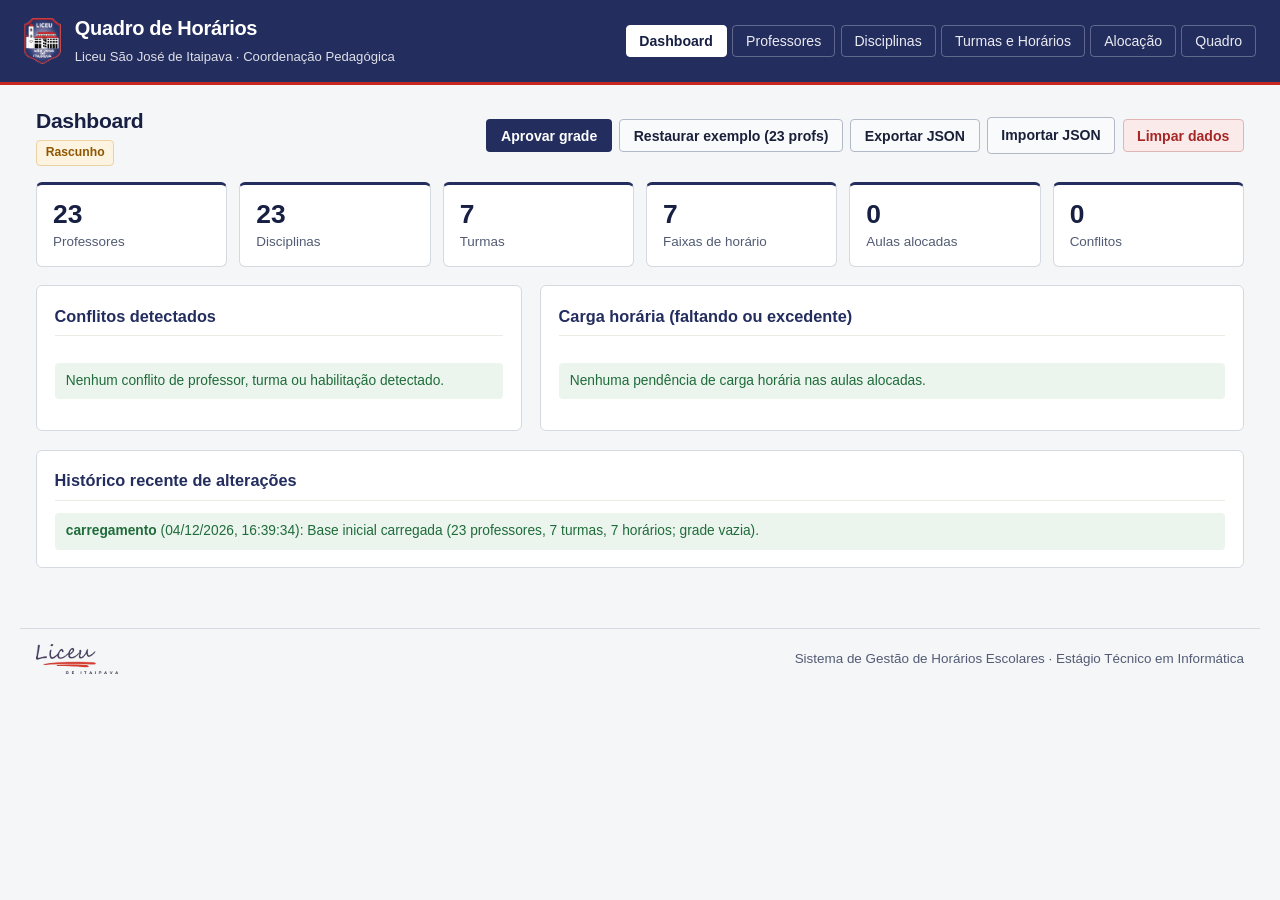
<file: src/index.html>
<!DOCTYPE html>
<html lang="pt-BR">
<head>
  <meta charset="UTF-8">
  <meta name="viewport" content="width=device-width, initial-scale=1.0">
  <title>Sistema de Horários Escolares — Liceu São José de Itaipava</title>
  <link rel="icon" href="img/brasao-liceu-escudo.png" type="image/png">
  <link rel="stylesheet" href="css/style.css">
</head>
<body>
  <a class="skip-link" href="#conteudo-principal">Ir para o conteúdo principal</a>

  <header class="topo">
    <div class="topo-marca">
      <img src="img/brasao-liceu-escudo.png" alt="Brasão do Liceu São José de Itaipava" class="logo-brasao">
      <div>
        <h1>Quadro de Horários</h1>
        <span class="subtitulo">Liceu São José de Itaipava · Coordenação Pedagógica</span>
      </div>
    </div>
    <nav class="menu-principal" aria-label="Telas do sistema">
      <button type="button" class="nav-btn ativo" data-tela="dashboard">Dashboard</button>
      <button type="button" class="nav-btn" data-tela="professores">Professores</button>
      <button type="button" class="nav-btn" data-tela="disciplinas">Disciplinas</button>
      <button type="button" class="nav-btn" data-tela="turmas">Turmas e Horários</button>
      <button type="button" class="nav-btn" data-tela="alocacao">Alocação</button>
      <button type="button" class="nav-btn" data-tela="quadro">Quadro</button>
    </nav>
  </header>

  <main id="conteudo-principal" class="container">
    <!-- 1. DASHBOARD -->
    <section id="tela-dashboard" class="tela ativa" aria-labelledby="titulo-dashboard">
      <div class="cabecalho-tela">
        <div>
          <h2 id="titulo-dashboard">Dashboard</h2>
          <span id="status-grade-badge" class="badge-status rascunho">Rascunho</span>
        </div>
        <div class="acoes-linha">
          <button type="button" id="btn-aprovar-grade" class="btn btn-primario">Aprovar grade</button>
          <button type="button" id="btn-carregar-exemplo" class="btn btn-secundario">Restaurar exemplo (23 profs)</button>
          <button type="button" id="btn-exportar-json" class="btn btn-secundario">Exportar JSON</button>
          <label class="btn btn-secundario btn-arquivo">
            Importar JSON
            <input type="file" id="input-importar-json" accept="application/json" hidden>
          </label>
          <button type="button" id="btn-limpar-tudo" class="btn btn-perigo">Limpar dados</button>
        </div>
      </div>

      <div id="feedback-dashboard" class="feedback" role="alert" aria-live="polite" hidden style="margin-bottom: 1rem;"></div>

      <div id="cards-resumo" class="grid-cards" aria-live="polite"></div>

      <div class="grid-duas-colunas">
        <article class="card">
          <h3>Conflitos detectados</h3>
          <div id="lista-conflitos-dashboard" class="lista-alertas"></div>
        </article>
        <article class="card">
          <h3>Carga horária (faltando ou excedente)</h3>
          <div id="lista-carga-dashboard" class="lista-alertas"></div>
        </article>
      </div>

      <article class="card painel-extra">
        <h3>Histórico recente de alterações</h3>
        <div id="lista-historico-dashboard" class="lista-alertas"></div>
      </article>
    </section>

    <!-- 2. PROFESSORES -->
    <section id="tela-professores" class="tela" aria-labelledby="titulo-professores" hidden>
      <h2 id="titulo-professores">Professores</h2>
      <div class="grid-duas-colunas">
        <form id="form-professor" class="card formulario">
          <h3 id="titulo-form-professor">Novo professor</h3>
          <input type="hidden" id="prof-id">

          <div class="campo">
            <label for="prof-nome">Nome completo</label>
            <input type="text" id="prof-nome" required placeholder="Ex.: Ana Paula Silva">
          </div>

          <fieldset class="campo-grupo">
            <legend>Disciplinas habilitadas</legend>
            <div id="prof-disciplinas-opcoes" class="lista-checkboxes"></div>
          </fieldset>

          <div class="acoes-linha">
            <button type="submit" class="btn btn-primario">Salvar professor</button>
            <button type="button" id="btn-cancelar-prof" class="btn btn-secundario" hidden>Cancelar</button>
          </div>
        </form>

        <article class="card">
          <h3>Professores cadastrados</h3>
          <div id="lista-professores" class="tabela-wrapper"></div>
        </article>
      </div>

      <article id="painel-disponibilidade" class="card painel-extra" hidden>
        <div class="cabecalho-tela">
          <h3 id="titulo-disponibilidade">Disponibilidade do professor</h3>
          <button type="button" id="btn-fechar-disp" class="btn btn-secundario btn-pequeno">Fechar</button>
        </div>
        <p class="texto-vazio">Clique nos horários abaixo para alternar entre <strong>Disponível</strong> e <strong>Indisponível</strong>.</p>
        <div id="grade-disponibilidade" class="tabela-wrapper"></div>
      </article>
    </section>

    <!-- 3. DISCIPLINAS -->
    <section id="tela-disciplinas" class="tela" aria-labelledby="titulo-disciplinas" hidden>
      <h2 id="titulo-disciplinas">Disciplinas</h2>
      <div class="grid-duas-colunas">
        <form id="form-disciplina" class="card formulario">
          <h3 id="titulo-form-disciplina">Nova disciplina</h3>
          <input type="hidden" id="disc-id">

          <div class="campo">
            <label for="disc-nome">Nome da disciplina</label>
            <input type="text" id="disc-nome" required placeholder="Ex.: Matemática">
          </div>

          <div class="campo">
            <label for="disc-carga">Aulas por semana (carga semanal)</label>
            <input type="number" id="disc-carga" min="1" max="20" value="2" required>
          </div>

          <div class="acoes-linha">
            <button type="submit" class="btn btn-primario">Salvar disciplina</button>
            <button type="button" id="btn-cancelar-disc" class="btn btn-secundario" hidden>Cancelar</button>
          </div>
        </form>

        <article class="card">
          <h3>Disciplinas cadastradas</h3>
          <div id="lista-disciplinas" class="tabela-wrapper"></div>
        </article>
      </div>
    </section>

    <!-- 4. TURMAS E HORÁRIOS -->
    <section id="tela-turmas" class="tela" aria-labelledby="titulo-turmas" hidden>
      <h2 id="titulo-turmas">Turmas e Faixas de Horário</h2>
      <div class="grid-duas-colunas">
        <div class="coluna-empilhada">
          <form id="form-turma" class="card formulario">
            <h3 id="titulo-form-turma">Nova turma</h3>
            <input type="hidden" id="turma-id">

            <div class="campo">
              <label for="turma-nome">Nome da turma</label>
              <input type="text" id="turma-nome" required placeholder="Ex.: 1º Ano A">
            </div>

            <div class="grid-campos">
              <div class="campo">
                <label for="turma-nivel">Nível</label>
                <select id="turma-nivel">
                  <option value="Fundamental">Fundamental</option>
                  <option value="Médio">Médio</option>
                </select>
              </div>
              <div class="campo">
                <label for="turma-turno">Turno</label>
                <select id="turma-turno">
                  <option value="Manhã">Manhã</option>
                  <option value="Tarde">Tarde</option>
                  <option value="Noite">Noite</option>
                </select>
              </div>
            </div>

            <div class="acoes-linha">
              <button type="submit" class="btn btn-primario">Salvar turma</button>
              <button type="button" id="btn-cancelar-turma" class="btn btn-secundario" hidden>Cancelar</button>
            </div>
          </form>

          <article class="card">
            <h3>Turmas cadastradas</h3>
            <div id="lista-turmas" class="tabela-wrapper"></div>
          </article>
        </div>

        <div class="coluna-empilhada">
          <form id="form-horario" class="card formulario">
            <h3 id="titulo-form-horario">Nova faixa de horário</h3>
            <input type="hidden" id="horario-id">

            <div class="campo">
              <label for="horario-rotulo">Rótulo</label>
              <input type="text" id="horario-rotulo" required placeholder="Ex.: 1ª aula">
            </div>

            <div class="grid-campos">
              <div class="campo">
                <label for="horario-inicio">Início</label>
                <input type="time" id="horario-inicio" required value="07:30">
              </div>
              <div class="campo">
                <label for="horario-fim">Fim</label>
                <input type="time" id="horario-fim" required value="08:20">
              </div>
            </div>

            <div class="acoes-linha">
              <button type="submit" class="btn btn-primario">Salvar horário</button>
              <button type="button" id="btn-cancelar-horario" class="btn btn-secundario" hidden>Cancelar</button>
            </div>
          </form>

          <article class="card">
            <h3>Horários cadastrados</h3>
            <div id="lista-horarios" class="tabela-wrapper"></div>
          </article>
        </div>
      </div>
    </section>

    <!-- 5. ALOCAÇÃO -->
    <section id="tela-alocacao" class="tela" aria-labelledby="titulo-alocacao" hidden>
      <h2 id="titulo-alocacao">Alocação de Aulas</h2>
      <div class="grid-duas-colunas">
        <form id="form-alocacao" class="card formulario">
          <h3 id="titulo-form-alocacao">Alocar aula</h3>
          <input type="hidden" id="aloc-id">

          <div class="campo">
            <label for="aloc-disciplina">Disciplina</label>
            <select id="aloc-disciplina" required></select>
          </div>

          <div class="campo">
            <label for="aloc-professor">Professor</label>
            <select id="aloc-professor" required></select>
          </div>

          <fieldset class="campo-grupo">
            <legend>Turma(s) — marque mais de uma para aula conjunta</legend>
            <div id="aloc-turmas-opcoes" class="lista-checkboxes"></div>
          </fieldset>

          <div class="grid-campos">
            <div class="campo">
              <label for="aloc-dia">Dia da semana</label>
              <select id="aloc-dia" required></select>
            </div>
            <div class="campo">
              <label for="aloc-horario">Horário</label>
              <select id="aloc-horario" required></select>
            </div>
          </div>

          <label class="checkbox-item">
            <input type="checkbox" id="aloc-geminada">
            Aula geminada (alocar também no próximo horário do mesmo dia)
          </label>

          <div id="aloc-progresso-carga" class="texto-vazio" aria-live="polite"></div>

          <div id="aloc-feedback" class="feedback" role="alert" aria-live="assertive" hidden></div>

          <div class="acoes-linha">
            <button type="submit" class="btn btn-primario">Salvar alocação</button>
            <button type="button" id="btn-cancelar-aloc" class="btn btn-secundario" hidden>Cancelar</button>
          </div>
        </form>

        <article class="card">
          <h3>Aulas alocadas</h3>
          <div id="lista-alocacoes" class="tabela-wrapper"></div>
        </article>
      </div>

      <article class="card painel-extra">
        <div class="cabecalho-tela">
          <h3>Preenchimento assistido (completar aulas faltantes)</h3>
          <div class="acoes-linha">
            <select id="gen-turma" aria-label="Turma para completar">
              <option value="">Todas as turmas</option>
            </select>
            <button type="button" id="btn-gerar-alternativas" class="btn btn-primario">Calcular 3 sugestões</button>
          </div>
        </div>
        <p class="texto-vazio">Distribui as aulas restantes respeitando conflitos de turma, habilitação e indisponibilidade dos professores.</p>
        <div id="lista-alternativas" class="grid-cards" style="margin-top: 0.85rem; margin-bottom: 0;"></div>
      </article>
    </section>

    <!-- 6. QUADRO -->
    <section id="tela-quadro" class="tela" aria-labelledby="titulo-quadro" hidden>
      <div class="cabecalho-tela">
        <h2 id="titulo-quadro">Quadro de Horários</h2>
        <div class="acoes-linha no-print">
          <button type="button" id="btn-exportar-csv-visao" class="btn btn-secundario">Exportar CSV (visão atual)</button>
          <button type="button" id="btn-exportar-csv-tudo" class="btn btn-secundario">Exportar CSV (completo)</button>
          <button type="button" id="btn-imprimir" class="btn btn-secundario">Imprimir quadro</button>
        </div>
      </div>

      <div class="card filtros-quadro no-print">
        <div class="grid-campos">
          <div class="campo">
            <label for="quadro-visao">Consultar por</label>
            <select id="quadro-visao">
              <option value="turma">Turma</option>
              <option value="professor">Professor</option>
              <option value="dia">Dia da semana</option>
            </select>
          </div>
          <div class="campo">
            <label for="quadro-filtro">Selecionar item</label>
            <select id="quadro-filtro"></select>
          </div>
        </div>
      </div>

      <article class="card">
        <div class="cabecalho-impressao">
          <img src="img/brasao-liceu-escudo.png" alt="" class="logo-impressao-escudo">
          <img src="img/logo-liceu-texto.png" alt="Liceu de Itaipava" class="logo-impressao-texto">
        </div>
        <h3 id="quadro-titulo-resultado">Grade semanal</h3>
        <p class="texto-vazio no-print" style="margin-bottom: 0.65rem;">Dica: na visão por Turma ou Professor, arraste uma aula para outro horário para movê-la com validação instantânea.</p>
        <div id="quadro-feedback" class="feedback" role="alert" aria-live="assertive" hidden style="margin-bottom: 0.75rem;"></div>
        <div id="quadro-conteudo" class="tabela-wrapper"></div>
      </article>

      <article class="card painel-extra no-print">
        <h3>Buscar professor substituto</h3>
        <div class="grid-campos">
          <div class="campo">
            <label for="sub-dia">Dia da semana</label>
            <select id="sub-dia"></select>
          </div>
          <div class="campo">
            <label for="sub-horario">Horário</label>
            <select id="sub-horario"></select>
          </div>
        </div>
        <div class="campo" style="margin-top: 0.75rem;">
          <label for="sub-disciplina">Disciplina da aula (opcional)</label>
          <select id="sub-disciplina"></select>
        </div>
        <div id="resultado-substitutos" class="lista-alertas" style="margin-top: 0.85rem;"></div>
      </article>
    </section>
  </main>

  <footer class="rodape-institucional no-print">
    <img src="img/logo-liceu-texto.png" alt="Liceu de Itaipava" class="logo-rodape">
    <span>Sistema de Gestão de Horários Escolares · Estágio Técnico em Informática</span>
  </footer>

  <script defer src="js/validacao.js"></script>
  <script defer src="js/dados-slide3.js"></script>
  <script defer src="js/storage.js"></script>
  <script defer src="js/csv.js"></script>
  <script defer src="js/gerador.js"></script>
  <script defer src="js/app.js"></script>
</body>
</html>
</file>
<file: src/css/style.css>
:root {
  --cor-fundo: #f5f6f8;
  --cor-superficie: #ffffff;
  --cor-superficie-alt: #f9fafc;
  --cor-borda: #d5d9e2;
  --cor-borda-forte: #b2b9c7;
  --cor-texto: #192038;
  --cor-texto-suave: #525b73;
  --cor-primaria: #232d5e;
  --cor-primaria-escura: #171f42;
  --cor-acento: #c82822;
  --cor-sucesso: #1f6b3a;
  --cor-sucesso-fundo: #ebf5ee;
  --cor-aviso: #8f5600;
  --cor-aviso-fundo: #fdf3e1;
  --cor-erro: #a62626;
  --cor-erro-fundo: #fbeaea;
  --raio-card: 6px;
  --raio-controle: 4px;
}

* {
  box-sizing: border-box;
}

body {
  margin: 0;
  font-family: "Segoe UI", "Liberation Sans", system-ui, -apple-system, sans-serif;
  background-color: var(--cor-fundo);
  color: var(--cor-texto);
  line-height: 1.48;
}

/* Tipografia numérica alinhada para horários, cargas e contadores */
table th small,
table td,
.card-indicador .valor,
.card-alternativa .nota {
  font-variant-numeric: tabular-nums;
}

.skip-link {
  position: absolute;
  left: -9999px;
  top: 0;
  background: var(--cor-primaria);
  color: #fff;
  padding: 0.5rem 1rem;
  z-index: 100;
}

.skip-link:focus {
  left: 0.5rem;
  top: 0.5rem;
}

:focus-visible {
  outline: 3px solid var(--cor-acento);
  outline-offset: 2px;
}

/* Cabeçalho institucional */
.topo {
  background-color: var(--cor-primaria);
  border-bottom: 3px solid var(--cor-acento);
  color: #fff;
  padding: 0.9rem 1.5rem;
  display: flex;
  flex-wrap: wrap;
  align-items: center;
  justify-content: space-between;
  gap: 1rem;
}

.topo-marca {
  display: flex;
  align-items: center;
  gap: 0.85rem;
}

.logo-brasao {
  height: 46px;
  width: auto;
  display: block;
}

.topo-marca h1 {
  margin: 0;
  font-size: 1.25rem;
  letter-spacing: -0.015em;
  font-weight: 700;
}

.subtitulo {
  font-size: 0.82rem;
  color: rgba(255, 255, 255, 0.85);
}

.menu-principal {
  display: flex;
  flex-wrap: wrap;
  gap: 0.35rem;
}

.nav-btn {
  background: transparent;
  color: rgba(255, 255, 255, 0.9);
  border: 1px solid rgba(255, 255, 255, 0.28);
  border-radius: var(--raio-controle);
  padding: 0.42rem 0.8rem;
  font-size: 0.88rem;
  cursor: pointer;
  font-weight: 500;
}

.nav-btn:hover {
  background: rgba(255, 255, 255, 0.14);
}

.nav-btn.ativo {
  background: #fff;
  color: var(--cor-primaria-escura);
  border-color: #fff;
  font-weight: 700;
}

/* Layout principal */
.container {
  max-width: 1240px;
  margin: 1.25rem auto;
  padding: 0 1rem 2.5rem;
}

.cabecalho-tela {
  display: flex;
  flex-wrap: wrap;
  align-items: center;
  justify-content: space-between;
  gap: 0.75rem;
  margin-bottom: 1rem;
}

.cabecalho-tela h2,
.tela > h2 {
  margin: 0 0 0.85rem;
  font-size: 1.32rem;
  letter-spacing: -0.015em;
  color: var(--cor-primaria-escura);
}

.cabecalho-tela h2 {
  margin-bottom: 0;
}

.card {
  background: var(--cor-superficie);
  border: 1px solid var(--cor-borda);
  border-radius: var(--raio-card);
  padding: 1.1rem;
}

.card h3 {
  margin-top: 0;
  margin-bottom: 0.8rem;
  font-size: 1.02rem;
  color: var(--cor-primaria);
  border-bottom: 1px solid #eceae2;
  padding-bottom: 0.45rem;
}

.grid-cards {
  display: grid;
  grid-template-columns: repeat(auto-fit, minmax(160px, 1fr));
  gap: 0.75rem;
  margin-bottom: 1.15rem;
}

.card-indicador {
  background: var(--cor-superficie);
  border: 1px solid var(--cor-borda);
  border-top: 3px solid var(--cor-primaria);
  border-radius: var(--raio-card);
  padding: 0.85rem 1rem;
}

.card-indicador .valor {
  font-size: 1.65rem;
  font-weight: 700;
  color: var(--cor-primaria-escura);
  line-height: 1.15;
}

.card-indicador .rotulo {
  font-size: 0.84rem;
  color: var(--cor-texto-suave);
  margin-top: 0.2rem;
}

.card-indicador.alerta {
  border-top-color: var(--cor-erro);
}

.card-indicador.alerta .valor {
  color: var(--cor-erro);
}

.grid-duas-colunas {
  display: grid;
  grid-template-columns: 1fr 1.45fr;
  gap: 1.15rem;
  align-items: start;
}

.coluna-empilhada {
  display: flex;
  flex-direction: column;
  gap: 1.15rem;
}

/* Formulários */
.formulario {
  display: flex;
  flex-direction: column;
  gap: 0.8rem;
}

.campo {
  display: flex;
  flex-direction: column;
  gap: 0.28rem;
}

.campo label,
.campo-grupo legend {
  font-weight: 600;
  font-size: 0.86rem;
  color: var(--cor-texto);
}

.campo input,
.campo select {
  padding: 0.5rem 0.6rem;
  border: 1px solid var(--cor-borda-forte);
  border-radius: var(--raio-controle);
  font-size: 0.92rem;
  font-family: inherit;
  background: #fff;
  color: var(--cor-texto);
}

.grid-campos {
  display: grid;
  grid-template-columns: 1fr 1fr;
  gap: 0.75rem;
}

.campo-grupo {
  border: 1px solid var(--cor-borda);
  border-radius: var(--raio-controle);
  padding: 0.6rem 0.75rem;
  margin: 0;
  background: var(--cor-superficie-alt);
}

.lista-checkboxes {
  display: flex;
  flex-wrap: wrap;
  gap: 0.45rem 0.9rem;
  margin-top: 0.3rem;
}

.checkbox-item {
  display: inline-flex;
  align-items: center;
  gap: 0.35rem;
  font-size: 0.88rem;
  cursor: pointer;
}

/* Botões */
.acoes-linha {
  display: flex;
  flex-wrap: wrap;
  gap: 0.45rem;
  align-items: center;
}

.btn {
  border: 1px solid transparent;
  border-radius: var(--raio-controle);
  padding: 0.46rem 0.85rem;
  font-size: 0.88rem;
  font-weight: 600;
  cursor: pointer;
  font-family: inherit;
  display: inline-flex;
  align-items: center;
  justify-content: center;
}

.btn-primario {
  background: var(--cor-primaria);
  color: #fff;
}

.btn-primario:hover {
  background: var(--cor-primaria-escura);
}

.btn-secundario {
  background: var(--cor-superficie-alt);
  color: var(--cor-texto);
  border-color: var(--cor-borda-forte);
}

.btn-secundario:hover {
  background: #eceae2;
}

.btn-perigo {
  background: var(--cor-erro-fundo);
  color: var(--cor-erro);
  border-color: #e2b4b4;
}

.btn-perigo:hover {
  background: #f5d8d8;
}

.btn-pequeno {
  padding: 0.25rem 0.55rem;
  font-size: 0.8rem;
}

/* Tabelas */
.tabela-wrapper {
  overflow-x: auto;
}

table {
  width: 100%;
  border-collapse: collapse;
  font-size: 0.88rem;
}

th,
td {
  border: 1px solid var(--cor-borda);
  padding: 0.5rem 0.6rem;
  text-align: left;
  vertical-align: top;
}

th {
  background: #efede6;
  font-weight: 700;
  color: var(--cor-primaria-escura);
}

.celula-aula {
  background: #eef4f8;
  border-left: 3px solid var(--cor-primaria);
  padding: 0.35rem 0.45rem;
  border-radius: 3px;
  margin-bottom: 0.3rem;
}

.celula-aula:last-child {
  margin-bottom: 0;
}

.tag-conjunta {
  display: inline-block;
  background: #e4ebf5;
  color: var(--cor-primaria-escura);
  border: 1px solid #c5d4e8;
  font-size: 0.72rem;
  font-weight: 700;
  padding: 0.08rem 0.35rem;
  border-radius: 3px;
  margin-top: 0.2rem;
}

/* Alertas e feedback */
.feedback {
  padding: 0.65rem 0.85rem;
  border-radius: var(--raio-controle);
  font-size: 0.88rem;
}

.feedback.erro {
  background: var(--cor-erro-fundo);
  color: var(--cor-erro);
  border: 1px solid #e2b4b4;
}

.feedback.sucesso {
  background: var(--cor-sucesso-fundo);
  color: var(--cor-sucesso);
  border: 1px solid #b8dec4;
}

.lista-alertas {
  display: flex;
  flex-direction: column;
  gap: 0.45rem;
}

.alerta-item {
  padding: 0.5rem 0.7rem;
  border-radius: var(--raio-controle);
  font-size: 0.86rem;
}

.alerta-item.erro {
  background: var(--cor-erro-fundo);
  color: var(--cor-erro);
}

.alerta-item.aviso {
  background: var(--cor-aviso-fundo);
  color: var(--cor-aviso);
}

.alerta-item.ok {
  background: var(--cor-sucesso-fundo);
  color: var(--cor-sucesso);
}

.texto-vazio {
  color: var(--cor-texto-suave);
  font-size: 0.88rem;
  margin: 0;
}

.filtros-quadro {
  margin-bottom: 1rem;
}

.painel-extra {
  margin-top: 1.15rem;
}

.btn-disp {
  width: 100%;
  padding: 0.35rem 0.5rem;
  border-radius: var(--raio-controle);
  border: 1px solid var(--cor-borda);
  font-size: 0.8rem;
  font-weight: 600;
  cursor: pointer;
}

.btn-disp.disponivel {
  background: var(--cor-sucesso-fundo);
  color: var(--cor-sucesso);
  border-color: #b8dec4;
}

.btn-disp.indisponivel {
  background: var(--cor-erro-fundo);
  color: var(--cor-erro);
  border-color: #e2b4b4;
}

.btn-alocar-celula {
  background: transparent;
  border: 1px dashed var(--cor-borda-forte);
  color: var(--cor-texto-suave);
  border-radius: var(--raio-controle);
  padding: 0.25rem 0.45rem;
  font-size: 0.78rem;
  cursor: pointer;
  width: 100%;
}

.btn-alocar-celula:hover {
  border-color: var(--cor-primaria);
  color: var(--cor-primaria-escura);
  background: #eff3f7;
}

.badge-status {
  display: inline-block;
  font-size: 0.76rem;
  font-weight: 700;
  padding: 0.18rem 0.55rem;
  border-radius: var(--raio-controle);
  margin-top: 0.25rem;
}

.badge-status.rascunho {
  background: var(--cor-aviso-fundo);
  color: var(--cor-aviso);
  border: 1px solid #ebd1a4;
}

.badge-status.aprovada {
  background: var(--cor-sucesso-fundo);
  color: var(--cor-sucesso);
  border: 1px solid #b8dec4;
}

.celula-aula[draggable="true"] {
  cursor: grab;
}

.celula-aula[draggable="true"]:active {
  cursor: grabbing;
}

td.celula-drop-ativa {
  outline: 2px dashed var(--cor-primaria);
  background-color: #e6eef5;
}

.card-alternativa {
  border: 1px solid var(--cor-borda);
  border-radius: var(--raio-card);
  padding: 0.85rem;
  background: var(--cor-superficie-alt);
  display: flex;
  flex-direction: column;
  gap: 0.45rem;
}

.card-alternativa .nota {
  font-size: 1.3rem;
  font-weight: 700;
  color: var(--cor-primaria-escura);
}

@media (max-width: 860px) {
  .grid-duas-colunas,
  .grid-campos {
    grid-template-columns: 1fr;
  }
}

@media (prefers-reduced-motion: reduce) {
  *,
  *::before,
  *::after {
    transition: none !important;
    animation: none !important;
  }
}

.rodape-institucional {
  max-width: 1240px;
  margin: 0 auto 1.5rem;
  padding: 0.9rem 1rem 0;
  border-top: 1px solid var(--cor-borda);
  display: flex;
  flex-wrap: wrap;
  align-items: center;
  justify-content: space-between;
  gap: 0.75rem;
  color: var(--cor-texto-suave);
  font-size: 0.84rem;
}

.logo-rodape {
  height: 30px;
  width: auto;
  display: block;
}

.cabecalho-impressao {
  display: none;
}

@media print {
  .topo,
  .no-print {
    display: none !important;
  }
  .cabecalho-impressao {
    display: flex;
    align-items: center;
    justify-content: space-between;
    border-bottom: 2px solid var(--cor-acento);
    padding-bottom: 0.5rem;
    margin-bottom: 0.75rem;
  }
  .logo-impressao-escudo {
    height: 44px;
    width: auto;
  }
  .logo-impressao-texto {
    height: 32px;
    width: auto;
  }
  body {
    background: #fff;
  }
  .card {
    border: none;
    padding: 0;
  }
}
</file>
